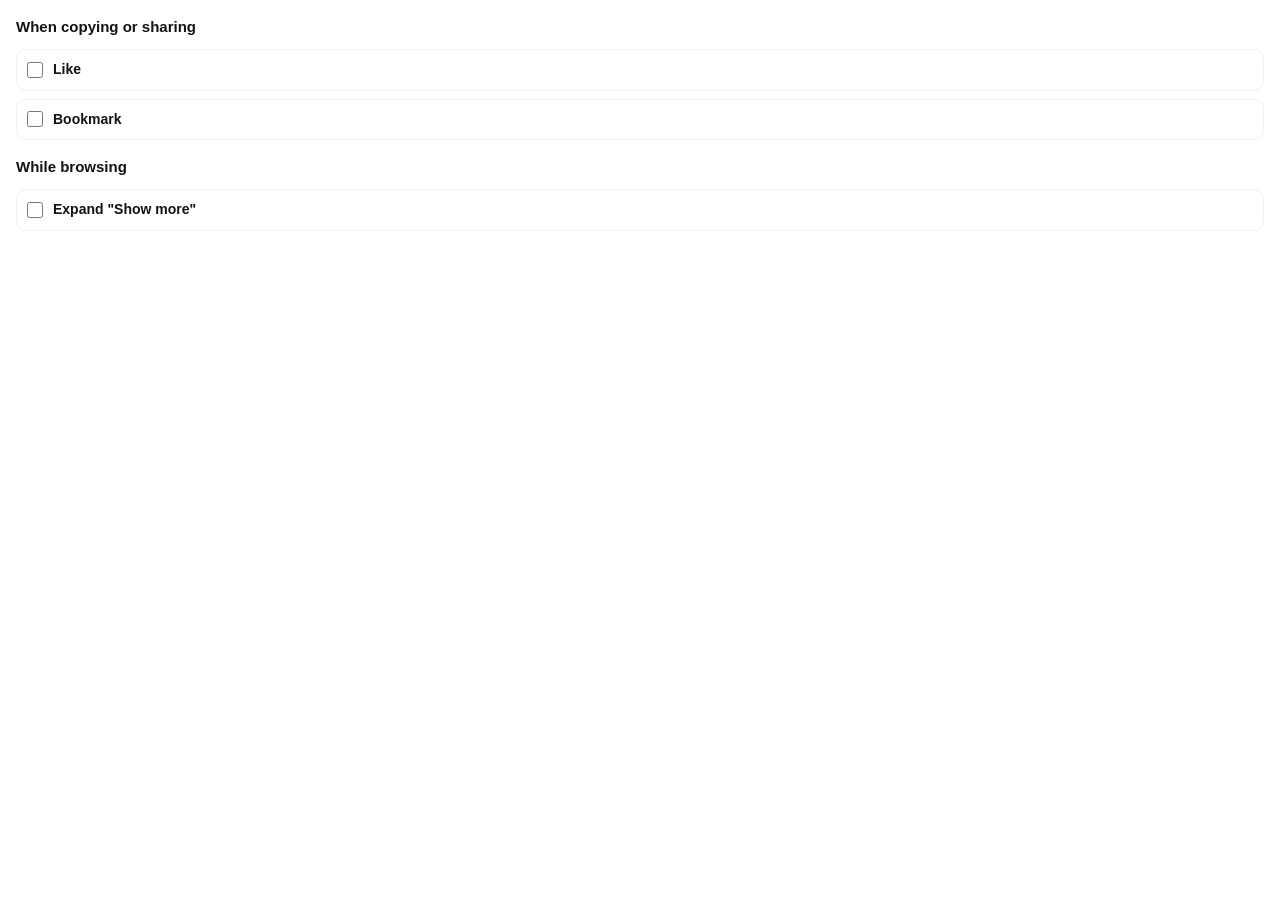
<file: options.html>
<!doctype html>
<html lang="en">
<head>
  <meta charset="utf-8">
  <meta name="viewport" content="width=device-width, initial-scale=1">
  <title>Tweet Picker</title>
  <style>
    :root {
      --bg: #ffffff; --fg: #0f1419; --line: #eff3f4; --accent: #1d9bf0; --hover: #f7f9f9;
      color-scheme: light dark;
    }
    @media (prefers-color-scheme: dark) {
      :root { --bg: #15202b; --fg: #e7e9ea; --line: #38444d; --hover: #1e2732; }
    }
    body {
      margin: 0; padding: 16px; min-width: 260px; background: var(--bg); color: var(--fg);
      font: 14px/1.4 -apple-system, BlinkMacSystemFont, "Segoe UI", Roboto, sans-serif;
    }
    h1 { font-size: 15px; margin: 0 0 12px; }
    form + h1 { margin-top: 16px; }
    label {
      display: flex; gap: 10px; align-items: center; padding: 10px;
      border: 1px solid var(--line); border-radius: 10px; margin-bottom: 8px; cursor: pointer; font-weight: 600;
    }
    label:hover { background: var(--hover); }
    input { margin: 0; accent-color: var(--accent); width: 16px; height: 16px; }
  </style>
</head>
<body>
  <h1>When copying or sharing</h1>
  <form id="form">
    <label><input type="checkbox" name="autoLike">Like</label>
    <label><input type="checkbox" name="autoBookmark">Bookmark</label>
  </form>
  <h1>While browsing</h1>
  <form id="browse">
    <label><input type="checkbox" name="autoExpand">Expand "Show more"</label>
  </form>
  <script src="options.js"></script>
</body>
</html>
</file>
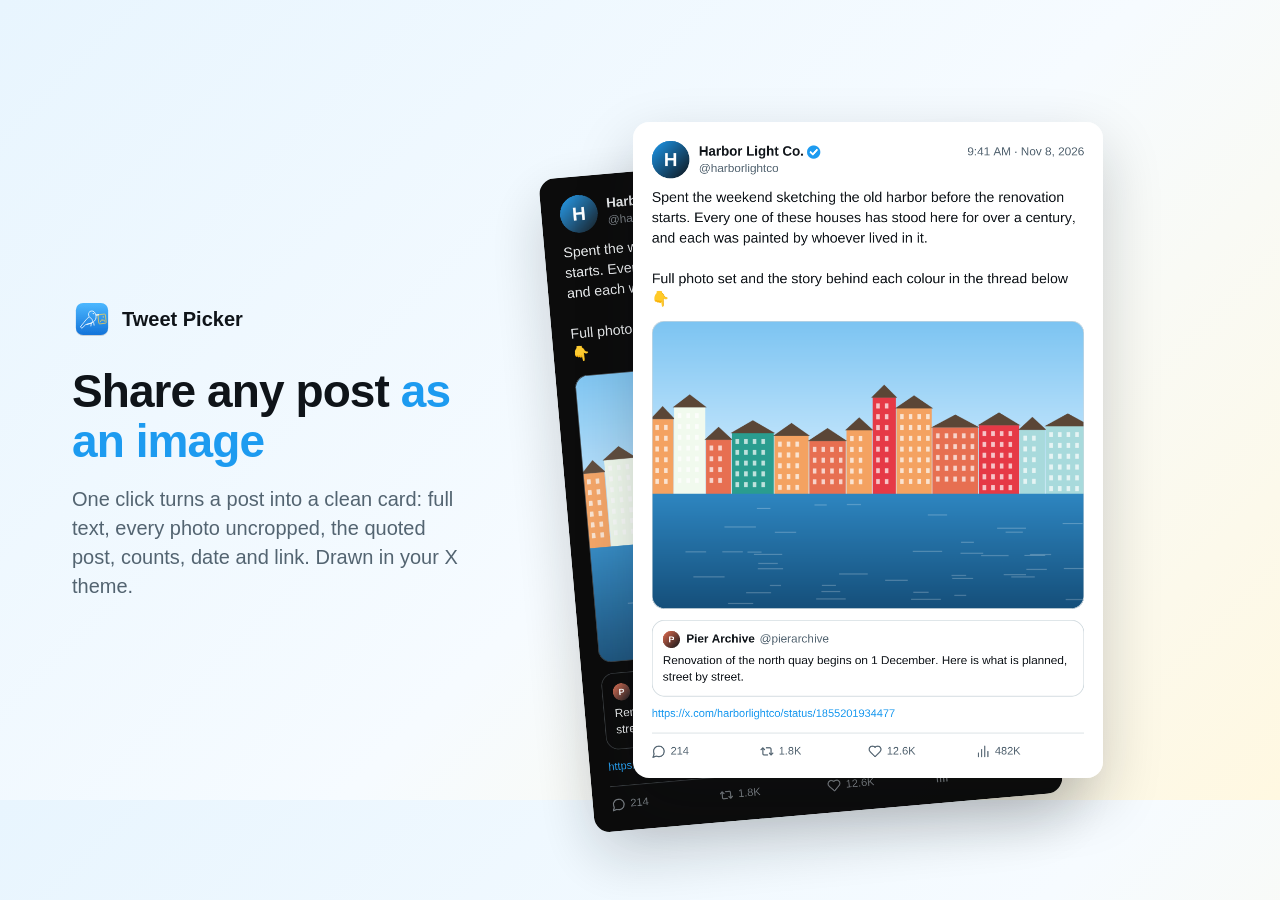
<file: store/shots.html>
<!doctype html>
<html lang="en">
<head>
<meta charset="utf-8">
<title>Tweet Picker store screenshots</title>
<!-- Chrome Web Store screenshots (1280x800). Render with store/render.sh.
     Every account, post and photo here is made up; photos are drawn on a canvas. -->
<style>
  :root { --blue: #1d9bf0; --ink: #0f1419; --muted: #536471; --line: #eff3f4; }
  * { box-sizing: border-box; }
  html, body { margin: 0; width: 1280px; height: 800px; overflow: hidden; }
  body { font: 15px/1.35 -apple-system, BlinkMacSystemFont, "Segoe UI", Roboto, "Helvetica Neue", sans-serif; color: var(--ink);
         background: linear-gradient(135deg, #e8f5fe 0%, #f6fbff 55%, #fff8e1 100%); }
  .scene { position: absolute; inset: 0; display: none; }
  .scene.on { display: flex; align-items: center; gap: 56px; padding: 0 72px; }
  .copy { width: 400px; flex: 0 0 400px; }
  .brand { display: flex; align-items: center; gap: 10px; font-weight: 800; font-size: 20px; margin-bottom: 28px; }
  .brand img { width: 40px; height: 40px; }
  .copy h1 { font-size: 46px; line-height: 1.08; letter-spacing: -0.02em; margin: 0 0 18px; }
  .copy h1 em { font-style: normal; color: var(--blue); }
  .copy p { font-size: 20px; line-height: 1.45; color: var(--muted); margin: 0; }
  .stage { flex: 1; display: flex; justify-content: center; align-items: center; height: 100%; position: relative; }

  /* mock X post */
  .x { width: 600px; background: #fff; border-radius: 20px; box-shadow: 0 24px 60px rgba(15,20,25,.16), 0 2px 6px rgba(15,20,25,.06); overflow: hidden; }
  .post { display: flex; gap: 12px; padding: 14px 16px 10px; border-bottom: 1px solid var(--line); }
  .post .av { width: 40px; height: 40px; border-radius: 50%; flex: 0 0 40px; }
  .post .body { flex: 1; min-width: 0; }
  .post .head { display: flex; align-items: center; gap: 4px; }
  .post .name { font-weight: 700; }
  .post .meta { color: var(--muted); }
  .post .head .icons { margin-left: auto; display: flex; gap: 14px; color: var(--muted); align-items: center; }
  .post .text { margin: 2px 0 10px; font-size: 15px; line-height: 20px; }
  .media { position: relative; border-radius: 16px; overflow: hidden; border: 1px solid #cfd9de; }
  .media canvas { display: block; width: 100%; }
  .actions { display: flex; justify-content: space-between; color: var(--muted); padding: 10px 40px 2px 0; font-size: 13px; }
  .actions span { display: flex; align-items: center; gap: 6px; }
  svg.i { width: 19px; height: 19px; fill: none; stroke: currentColor; stroke-width: 1.8; stroke-linecap: round; stroke-linejoin: round; }

  /* the extension's own button (content.css) */
  .tws-btn { position: absolute; top: 8px; right: 8px; width: 34px; height: 34px; border-radius: 999px; display: flex; align-items: center; justify-content: center;
             background: rgba(15,20,25,.75); color: #fff; backdrop-filter: blur(4px); }
  .tws-btn.hover { background: rgba(29,155,240,.95); }
  .tws-btn.ok { background: #00ba7c; }
  .share-inline { color: var(--blue); box-shadow: 0 0 0 7px rgba(29,155,240,.1); background: rgba(29,155,240,.1); border-radius: 999px; display: flex; }
  .cursor { position: absolute; width: 22px; height: 22px; pointer-events: none; filter: drop-shadow(0 1px 1px rgba(0,0,0,.35)); }
  .tip { position: absolute; background: #0f1419; color: #fff; font-weight: 600; font-size: 14px; padding: 8px 12px; border-radius: 10px; white-space: nowrap; box-shadow: 0 8px 20px rgba(0,0,0,.2); }
  .tip.green { background: #00ba7c; }
  .play { position: absolute; left: 50%; top: 50%; width: 64px; height: 64px; margin: -32px; border-radius: 50%; background: var(--blue); border: 4px solid #fff; display: grid; place-items: center; }
  .play::after { content: ''; border-left: 20px solid #fff; border-top: 12px solid transparent; border-bottom: 12px solid transparent; margin-left: 5px; }
  .dur { position: absolute; left: 10px; bottom: 10px; background: rgba(0,0,0,.7); color: #fff; font-size: 13px; padding: 2px 6px; border-radius: 4px; }

  /* share card output */
  .cardimg { width: 470px; border-radius: 16px; box-shadow: 0 24px 60px rgba(15,20,25,.2); display: block; }
  .stack { position: relative; }
  .stack .back { position: absolute; width: 470px; transform: rotate(-5deg) translate(-70px, 30px); opacity: .95; }

  /* downloads bubble */
  .dl { position: absolute; right: 20px; top: 40px; width: 330px; background: #fff; border-radius: 14px; box-shadow: 0 16px 40px rgba(15,20,25,.2); padding: 14px 16px; }
  .dl h4 { margin: 0 0 10px; font-size: 14px; }
  .dl .row { display: flex; gap: 10px; align-items: center; }
  .dl .file { width: 36px; height: 36px; border-radius: 8px; background: #e8f5fe; color: var(--blue); display: grid; place-items: center; }
  .dl .fn { font-weight: 600; font-size: 14px; }
  .dl .sz { color: var(--muted); font-size: 13px; }

  /* settings popup */
  .browser { width: 680px; height: 520px; background: #fff; border-radius: 14px; box-shadow: 0 24px 60px rgba(15,20,25,.18); overflow: hidden; position: relative; }
  .bar { height: 46px; background: #f1f3f4; display: flex; align-items: center; gap: 10px; padding: 0 14px; }
  .bar .url { flex: 1; height: 30px; border-radius: 15px; background: #fff; display: flex; align-items: center; padding: 0 14px; color: #5f6368; font-size: 14px; }
  .bar .ext { width: 30px; height: 30px; border-radius: 50%; background: #dfe3e7; display: grid; place-items: center; }
  .bar .ext img { width: 20px; height: 20px; }
  .popup { position: absolute; right: 12px; top: 52px; width: 300px; background: #fff; border-radius: 10px; box-shadow: 0 10px 34px rgba(0,0,0,.22); padding: 16px; font-size: 14px; }
  .popup h5 { font-size: 15px; margin: 0 0 12px; }
  .popup h5 + .opt { }
  .popup .gap { height: 8px; }
  .opt { display: flex; gap: 10px; align-items: center; padding: 10px; border: 1px solid var(--line); border-radius: 10px; margin-bottom: 8px; font-weight: 600; }
  .box { width: 16px; height: 16px; border-radius: 3px; border: 1.5px solid #767676; display: grid; place-items: center; }
  .box.on { background: var(--blue); border-color: var(--blue); }
  .box.on::after { content: ''; width: 8px; height: 4px; border: 2px solid #fff; border-top: 0; border-right: 0; transform: rotate(-45deg) translate(1px, -1px); }
  .ghost { position: absolute; left: 24px; top: 70px; width: 330px; opacity: .55; }
  .ghost .line { height: 12px; border-radius: 6px; background: #eef1f3; margin: 12px 0; }
</style>
</head>
<body>
<script src="../card.js"></script>

<!-- 1. share card -->
<section class="scene" id="s1">
  <div class="copy">
    <div class="brand"><img src="../icons/icon.svg" alt="">Tweet Picker</div>
    <h1>Share any post <em>as an image</em></h1>
    <p>One click turns a post into a clean card: full text, every photo uncropped, the quoted post, counts, date and link. Drawn in your X theme.</p>
  </div>
  <div class="stage"><div class="stack"><img class="cardimg back" id="card1dark" alt=""><img class="cardimg" id="card1" alt="" style="position:relative"></div></div>
</section>

<!-- 2. copy photo -->
<section class="scene" id="s2">
  <div class="copy">
    <div class="brand"><img src="../icons/icon.svg" alt="">Tweet Picker</div>
    <h1>Copy photos <em>on hover</em></h1>
    <p>Hover any photo and click copy. The original-size image lands on your clipboard, ready to paste anywhere.</p>
  </div>
  <div class="stage">
    <div class="x">
      <div class="post">
        <canvas class="av" data-av="#f59e0b:N"></canvas>
        <div class="body">
          <div class="head"><span class="name">Northwind Trails</span><span class="meta">@northwindtrails · 2h</span></div>
          <div class="text">Sunrise from the ridge this morning. Worth every step of the 4am start. 🏔️</div>
          <div class="media"><canvas data-photo="ridge" width="1136" height="760"></canvas>
            <div class="tws-btn hover"><svg class="i" style="width:18px;height:18px;stroke-width:2" viewBox="0 0 24 24"><rect x="9" y="9" width="12" height="12" rx="2"/><path d="M5 15H4a2 2 0 0 1-2-2V4a2 2 0 0 1 2-2h9a2 2 0 0 1 2 2v1"/></svg></div>
            <svg class="cursor" style="right:6px;top:30px" viewBox="0 0 24 24"><path d="M3 2l7 19 2.5-7.5L20 11z" fill="#fff" stroke="#000" stroke-width="1.4" stroke-linejoin="round"/></svg>
            <div class="tip green" style="right:52px;top:9px">✓ Image copied</div>
          </div>
          <div class="actions" data-actions="48,212,1.9K,64K"></div>
        </div>
      </div>
    </div>
  </div>
</section>

<!-- 3. download video -->
<section class="scene" id="s3">
  <div class="copy">
    <div class="brand"><img src="../icons/icon.svg" alt="">Tweet Picker</div>
    <h1>Save videos <em>and GIFs</em></h1>
    <p>Hover a video and click download. Tweet Picker saves the highest-quality MP4 straight to your Downloads folder.</p>
  </div>
  <div class="stage">
    <div class="x">
      <div class="post">
        <canvas class="av" data-av="#10b981:K"></canvas>
        <div class="body">
          <div class="head"><span class="name">Kettle &amp; Crumb</span><span class="meta">@kettleandcrumb · 5h</span></div>
          <div class="text">60 seconds of laminating dough. Sound on for the satisfying part.</div>
          <div class="media"><canvas data-photo="kitchen" width="1136" height="640"></canvas>
            <div class="play"></div><div class="dur">0:58</div>
            <div class="tws-btn hover"><svg class="i" style="width:18px;height:18px;stroke-width:2" viewBox="0 0 24 24"><path d="M12 3v12"/><path d="m7 10 5 5 5-5"/><path d="M5 21h14"/></svg></div>
            <svg class="cursor" style="right:6px;top:30px" viewBox="0 0 24 24"><path d="M3 2l7 19 2.5-7.5L20 11z" fill="#fff" stroke="#000" stroke-width="1.4" stroke-linejoin="round"/></svg>
          </div>
          <div class="actions" data-actions="132,860,7.4K,310K"></div>
        </div>
      </div>
    </div>
    <div class="dl">
      <h4>Recent download</h4>
      <div class="row"><div class="file"><svg class="i" viewBox="0 0 24 24"><path d="M12 3v12"/><path d="m7 10 5 5 5-5"/><path d="M5 21h14"/></svg></div>
        <div><div class="fn">kettleandcrumb-1855.mp4</div><div class="sz">1080p · 14.2 MB · Done</div></div></div>
    </div>
  </div>
</section>

<!-- 4. share button + settings -->
<section class="scene" id="s4">
  <div class="copy">
    <div class="brand"><img src="../icons/icon.svg" alt="">Tweet Picker</div>
    <h1>Small buttons, <em>your rules</em></h1>
    <p>Optionally like or bookmark a post when you copy or share it, and expand long posts automatically. Everything is off by default and stays in your browser.</p>
  </div>
  <div class="stage">
    <div class="browser">
      <div class="bar">
        <span style="display:flex;gap:7px"><i style="width:12px;height:12px;border-radius:50%;background:#ff5f57"></i><i style="width:12px;height:12px;border-radius:50%;background:#febc2e"></i><i style="width:12px;height:12px;border-radius:50%;background:#28c840"></i></span>
        <div class="url">x.com/home</div>
        <div class="ext" style="box-shadow:0 0 0 3px rgba(29,155,240,.35)"><img src="../icons/icon.svg" alt=""></div>
      </div>
      <div class="ghost">
        <div style="display:flex;gap:12px;align-items:center"><canvas class="av" data-av="#6366f1:L" style="width:40px;height:40px;border-radius:50%"></canvas>
          <div style="flex:1"><b>Lumen Notes</b> <span style="color:#536471">@lumennotes · 1h</span></div>
          <span class="share-inline"><svg class="i" viewBox="0 0 24 24"><rect x="3" y="3" width="18" height="18" rx="2"/><circle cx="8.5" cy="8.5" r="1.5"/><path d="m21 15-5-5L5 21"/></svg></span></div>
        <div class="line" style="width:95%"></div><div class="line" style="width:80%"></div><div class="line" style="width:60%"></div>
        <div style="height:150px;border-radius:14px;background:#eef1f3;margin-top:14px"></div>
      </div>
      <div class="tip" style="left:222px;top:112px">Share as image</div>
      <div class="popup">
        <h5>When copying or sharing</h5>
        <div class="opt"><span class="box on"></span>Like</div>
        <div class="opt"><span class="box on"></span>Bookmark</div>
        <div class="gap"></div>
        <h5>While browsing</h5>
        <div class="opt"><span class="box"></span>Expand "Show more"</div>
      </div>
    </div>
  </div>
</section>

<script>
const ICON = {
  reply: '<path d="M4 12a8 8 0 0 1 8-8h1a7 7 0 0 1 0 14H9l-4 3v-4.5A8 8 0 0 1 4 12z"/>',
  repost: '<path d="M7 7h11l-3-3M17 17H6l3 3"/><path d="M18 7v5M6 17v-5"/>',
  like: '<path d="M12 20s-7-4.4-7-10a4 4 0 0 1 7-2.6A4 4 0 0 1 19 10c0 5.6-7 10-7 10z"/>',
  views: '<path d="M5 20V12M10 20V6M15 20v-9M20 20V9"/>',
};
document.querySelectorAll('[data-actions]').forEach((el) => {
  const n = el.dataset.actions.split(',');
  el.innerHTML = ['reply', 'repost', 'like', 'views'].map((k, i) => `<span><svg class="i" viewBox="0 0 24 24">${ICON[k]}</svg>${n[i]}</span>`).join('');
});

// ---- canvas-drawn pictures (no real photos) ----
function avatar(c, color, letter, size = 120) {
  c.width = c.height = size;
  const x = c.getContext('2d');
  const g = x.createLinearGradient(0, 0, size, size);
  g.addColorStop(0, color); g.addColorStop(1, '#0f1419');
  x.fillStyle = g; x.fillRect(0, 0, size, size);
  x.fillStyle = '#fff'; x.font = `700 ${size * 0.5}px -apple-system, sans-serif`;
  x.textAlign = 'center'; x.textBaseline = 'middle'; x.fillText(letter, size / 2, size / 2 + size * 0.03);
  return c;
}
function rng(seed) { return () => (seed = (seed * 16807) % 2147483647) / 2147483647; }
function ridge(c) {
  const x = c.getContext('2d'), w = c.width, h = c.height, r = rng(7);
  const sky = x.createLinearGradient(0, 0, 0, h);
  sky.addColorStop(0, '#2b3a67'); sky.addColorStop(0.45, '#f08a5d'); sky.addColorStop(0.7, '#ffd479'); sky.addColorStop(1, '#ffe9b0');
  x.fillStyle = sky; x.fillRect(0, 0, w, h);
  x.fillStyle = 'rgba(255,240,200,.95)'; x.beginPath(); x.arc(w * 0.62, h * 0.6, h * 0.09, 0, 7); x.fill();
  const layers = ['#6b4f7a', '#4a3a63', '#33294b', '#1f1a33'];
  layers.forEach((col, i) => {
    x.fillStyle = col; x.beginPath(); x.moveTo(0, h);
    let y = h * (0.5 + i * 0.1);
    for (let px = 0; px <= w; px += w / 14) { y += (r() - 0.5) * h * 0.14; y = Math.min(h * 0.95, Math.max(h * 0.35 + i * h * 0.08, y)); x.lineTo(px, y); }
    x.lineTo(w, h); x.fill();
  });
}
function kitchen(c) {
  const x = c.getContext('2d'), w = c.width, h = c.height;
  const bg = x.createLinearGradient(0, 0, w, h);
  bg.addColorStop(0, '#d6b48c'); bg.addColorStop(1, '#8a6240');
  x.fillStyle = bg; x.fillRect(0, 0, w, h);
  for (let i = 0; i < 18; i++) { x.strokeStyle = `rgba(90,60,30,${0.08 + (i % 3) * 0.04})`; x.lineWidth = 6; x.beginPath(); x.moveTo(0, i * 40 + 10); x.bezierCurveTo(w * .3, i * 40 - 20, w * .7, i * 40 + 40, w, i * 40); x.stroke(); }
  x.save(); x.translate(w * 0.5, h * 0.55); x.rotate(-0.08);
  x.fillStyle = '#f7ead2'; x.shadowColor = 'rgba(0,0,0,.35)'; x.shadowBlur = 30; x.shadowOffsetY = 12;
  x.beginPath(); x.roundRect(-w * 0.3, -h * 0.22, w * 0.6, h * 0.44, 40); x.fill(); x.shadowColor = 'transparent';
  for (let i = 0; i < 7; i++) { x.strokeStyle = 'rgba(200,160,100,.45)'; x.lineWidth = 3; x.beginPath(); x.moveTo(-w * 0.28, -h * 0.18 + i * h * 0.06); x.lineTo(w * 0.28, -h * 0.18 + i * h * 0.06); x.stroke(); }
  x.fillStyle = '#f2d08a'; x.beginPath(); x.roundRect(-w * 0.12, -h * 0.07, w * 0.24, h * 0.14, 14); x.fill();
  x.restore();
  x.fillStyle = '#c9c2b6'; x.save(); x.translate(w * 0.82, h * 0.25); x.rotate(0.5); x.beginPath(); x.roundRect(-20, -150, 40, 300, 20); x.fill(); x.restore();
}
function harbor(c) {
  const x = c.getContext('2d'), w = c.width, h = c.height, r = rng(3);
  const sky = x.createLinearGradient(0, 0, 0, h * 0.6);
  sky.addColorStop(0, '#7cc4f2'); sky.addColorStop(1, '#d9f0ff');
  x.fillStyle = sky; x.fillRect(0, 0, w, h);
  const sea = x.createLinearGradient(0, h * 0.6, 0, h);
  sea.addColorStop(0, '#2e86c1'); sea.addColorStop(1, '#154f7a');
  x.fillStyle = sea; x.fillRect(0, h * 0.6, w, h * 0.4);
  const cols = ['#e76f51', '#f4a261', '#e9c46a', '#2a9d8f', '#f1faee', '#e63946', '#a8dadc'];
  let px = 0;
  while (px < w) { const bw = 60 + r() * 70, bh = h * (0.18 + r() * 0.2); x.fillStyle = cols[Math.floor(r() * cols.length)]; x.fillRect(px, h * 0.6 - bh, bw, bh);
    x.fillStyle = 'rgba(255,255,255,.7)'; for (let wy = h * 0.6 - bh + 16; wy < h * 0.6 - 20; wy += 30) for (let wx = px + 10; wx < px + bw - 14; wx += 24) x.fillRect(wx, wy, 10, 14);
    x.fillStyle = '#5b4636'; x.beginPath(); x.moveTo(px - 4, h * 0.6 - bh); x.lineTo(px + bw / 2, h * 0.6 - bh - 36); x.lineTo(px + bw + 4, h * 0.6 - bh); x.fill(); px += bw + 2; }
  for (let i = 0; i < 40; i++) { x.fillStyle = 'rgba(255,255,255,.25)'; x.fillRect(r() * w, h * 0.62 + r() * h * 0.36, 30 + r() * 60, 3); }
}
const PICS = { ridge, kitchen, harbor };
document.querySelectorAll('canvas[data-photo]').forEach((c) => PICS[c.dataset.photo](c));
document.querySelectorAll('canvas[data-av]').forEach((c) => { const [col, l] = c.dataset.av.split(':'); avatar(c, col, l); });

// ---- the real share card, drawn by the extension's card.js ----
function picture(kind, w, h) { const c = new OffscreenCanvas(w, h); PICS[kind](c); return c; }
async function loadImage(url) {
  if (url.includes('avatar-ava')) { const c = document.createElement('canvas'); return createImageBitmap(avatar(c, '#1d9bf0', 'H', 200)); }
  if (url.includes('avatar-q')) { const c = document.createElement('canvas'); return createImageBitmap(avatar(c, '#e76f51', 'P', 200)); }
  if (url.includes('harbor')) return createImageBitmap(picture('harbor', 1200, 800));
  if (url.includes('ridge')) return createImageBitmap(picture('ridge', 1200, 800));
  return null;
}
const model = {
  id: '1', url: 'https://x.com/harborlightco/status/1855201934477',
  user: { name: 'Harbor Light Co.', handle: 'harborlightco', avatar: 'https://example.invalid/avatar-ava.png', verified: true },
  createdAt: '2026-11-08T09:41:00Z',
  text: 'Spent the weekend sketching the old harbor before the renovation starts. Every one of these houses has stood here for over a century, and each was painted by whoever lived in it.\n\nFull photo set and the story behind each colour in the thread below 👇',
  links: [],
  media: [{ type: 'photo', url: 'https://example.invalid/harbor.jpg', w: 1200, h: 800 }],
  quote: {
    id: '2', user: { name: 'Pier Archive', handle: 'pierarchive', avatar: 'https://example.invalid/avatar-q.png' },
    createdAt: '2026-11-07T18:20:00Z', text: 'Renovation of the north quay begins on 1 December. Here is what is planned, street by street.', links: [], media: [],
  },
  counts: { replies: 214, reposts: 1840, likes: 12600, views: 482000 },
};
(async () => {
  for (const [id, theme] of [['card1', 'light'], ['card1dark', 'dark']]) {
    const blob = await TwsCard.render(model, { theme, loadImage });
    document.getElementById(id).src = URL.createObjectURL(blob);
  }
  const s = new URLSearchParams(location.search).get('s') || '1';
  document.getElementById('s' + s).classList.add('on');
  await Promise.all([...document.images].map((i) => i.decode().catch(() => {})));
  document.title = 'ready';
})();
</script>
</body>
</html>
</file>
